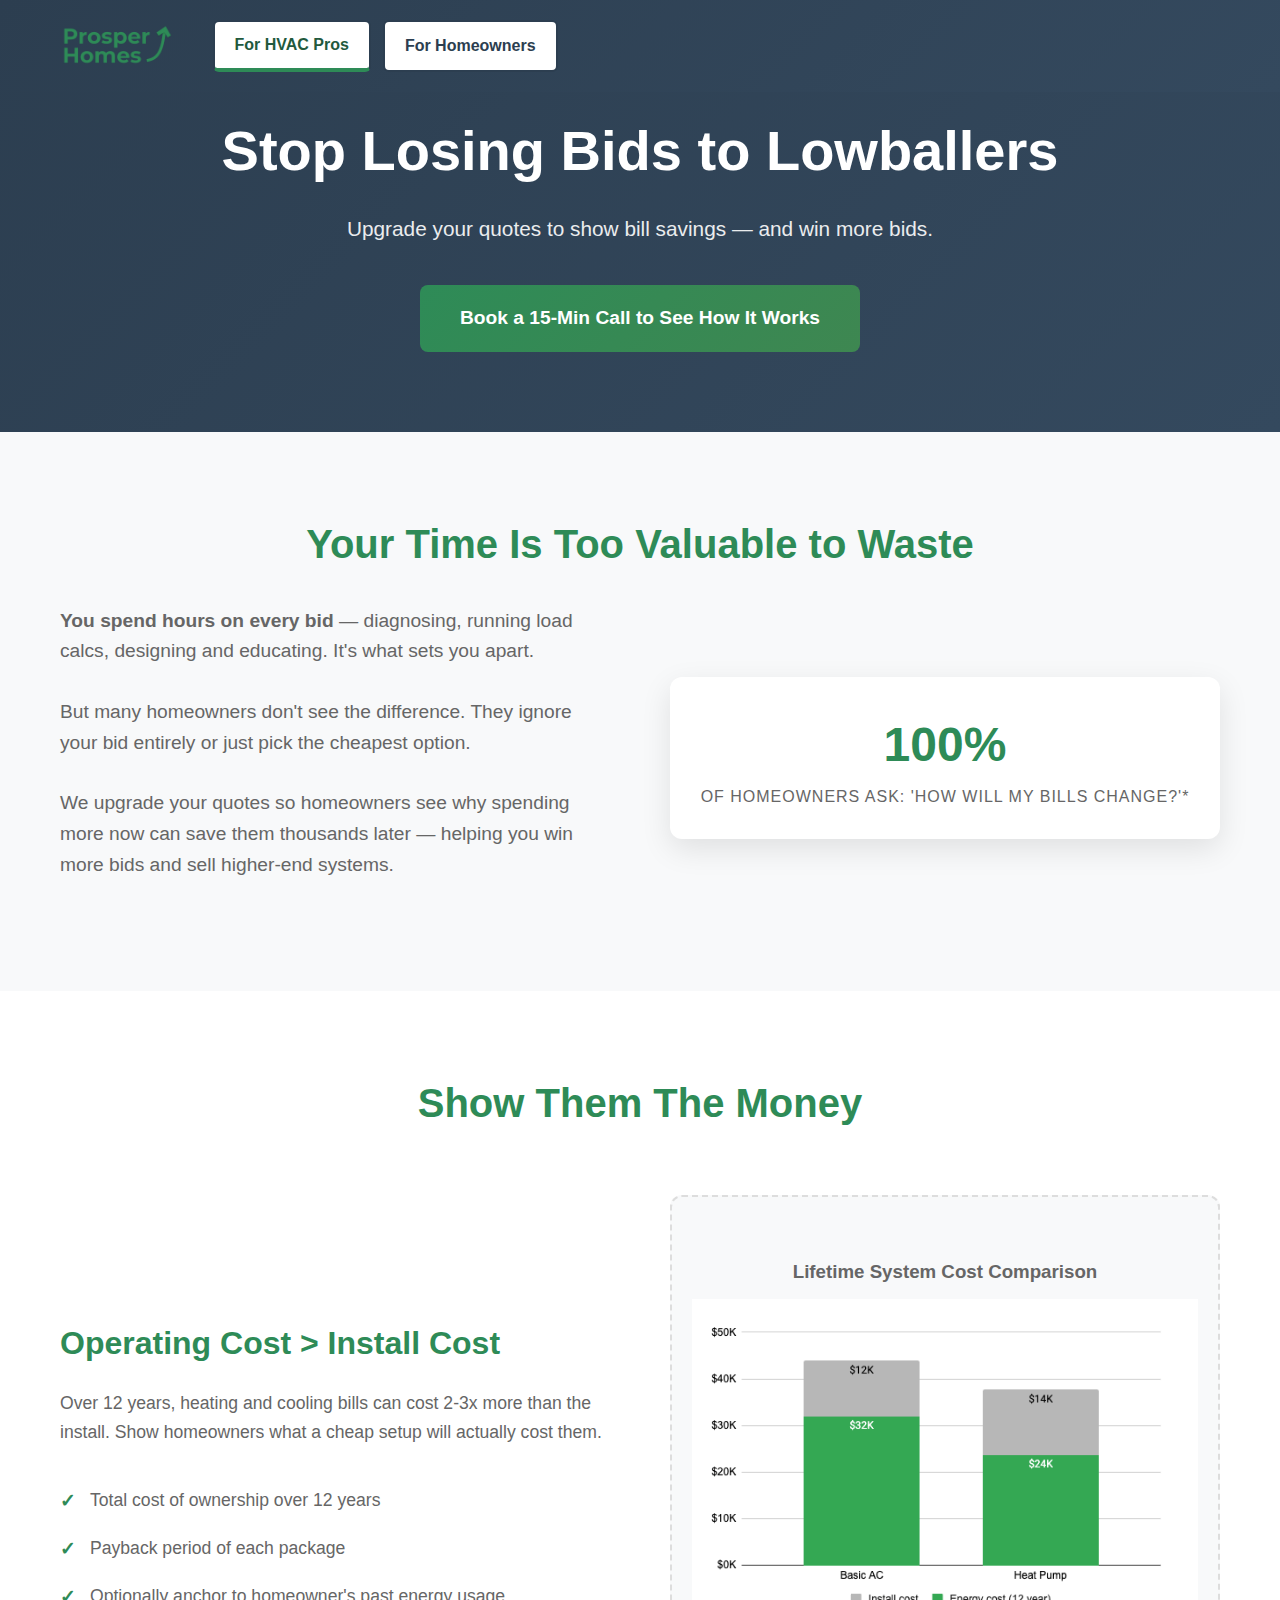
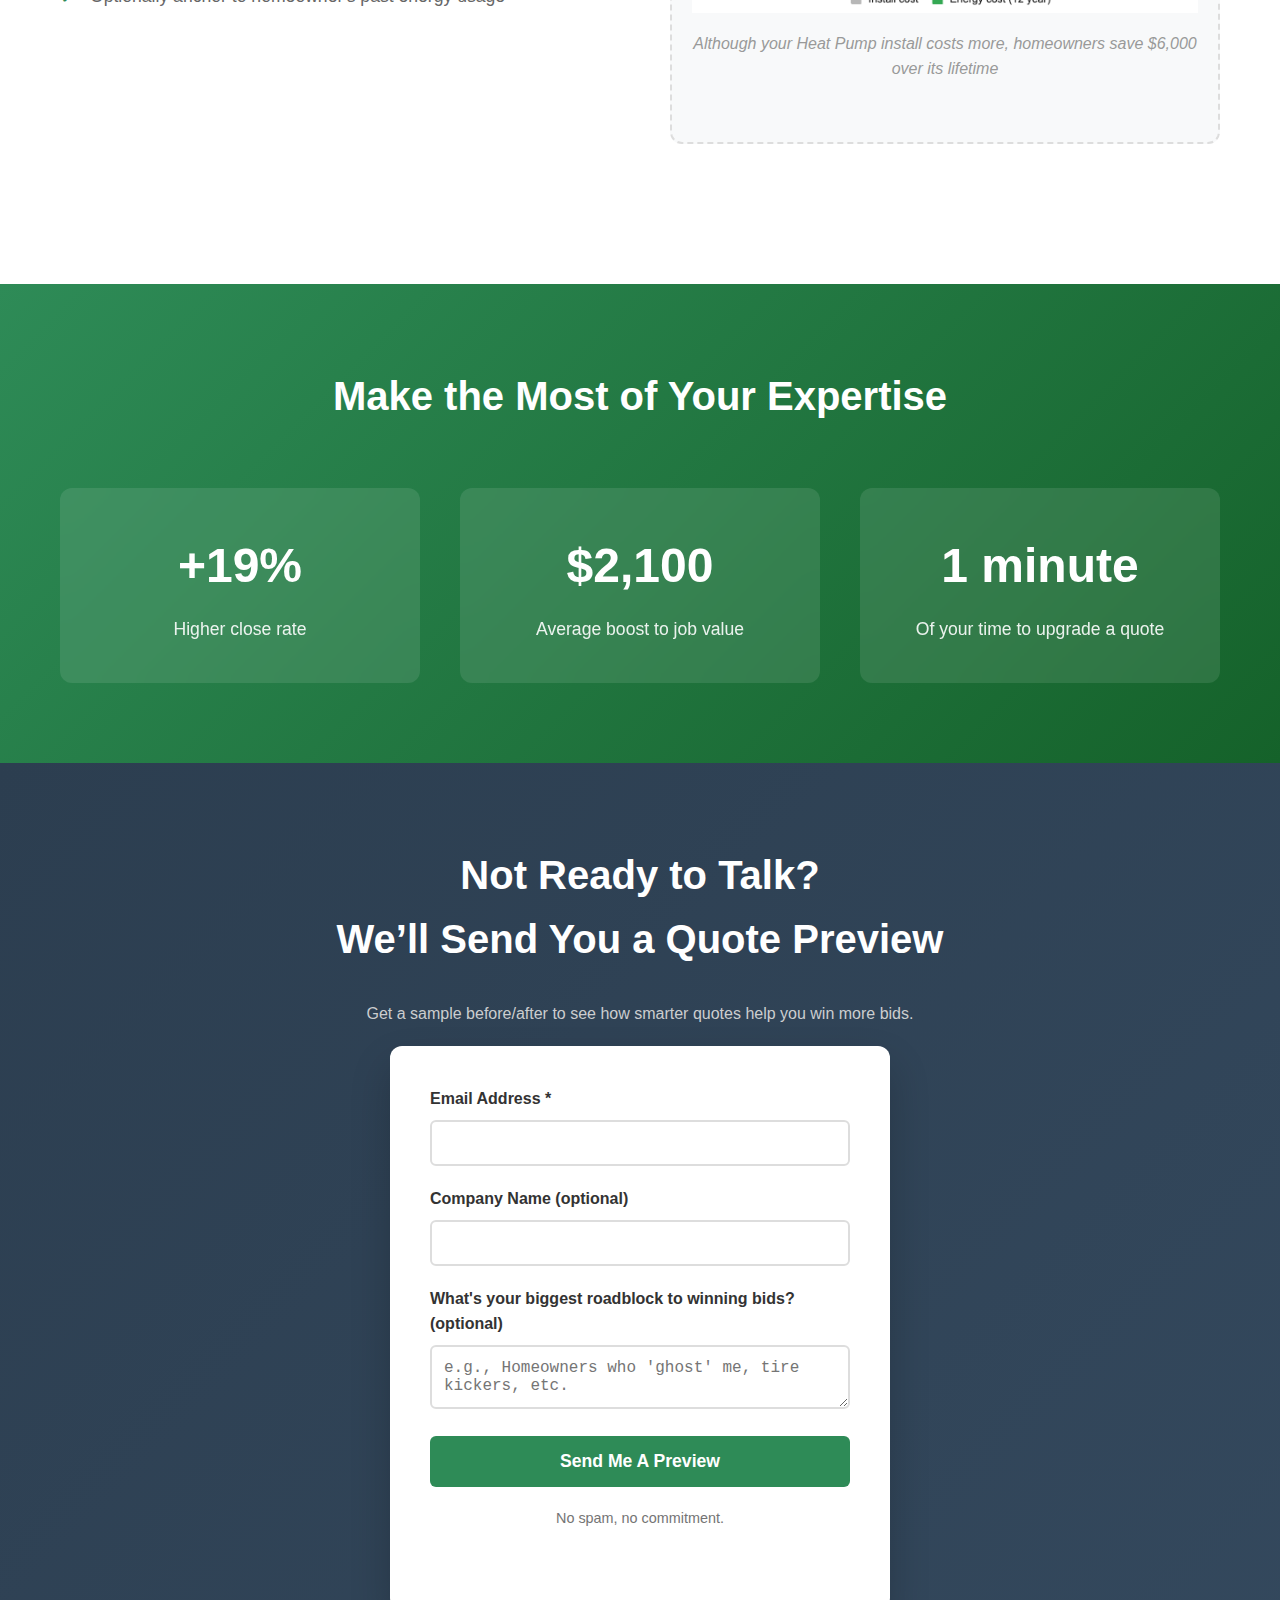
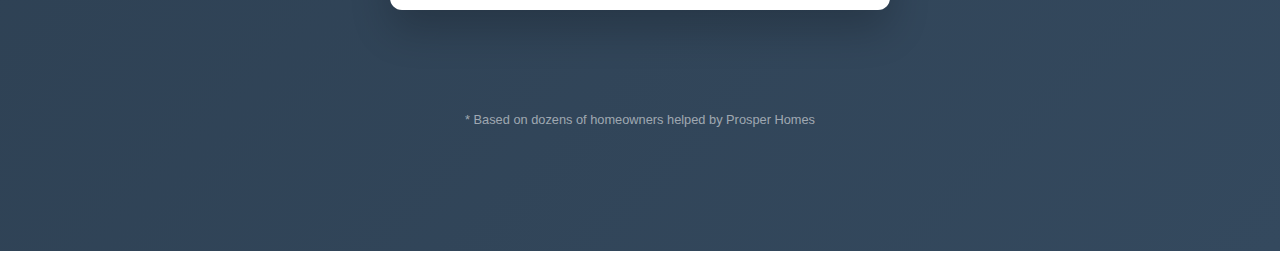
<file: index.html>
<!DOCTYPE html>
<html lang="en">
<head>
    <meta charset="UTF-8">
    <meta name="viewport" content="width=device-width, initial-scale=1.0">
    <title>Prosper Homes - Stop Losing HVAC Bids</title>
    <link rel="icon" href="assets/favicon-32x32.png" type="image/png" />
    <link rel="stylesheet" href="styles.css" />
</head>
<body>
    <!-- Logo Header with Tabs -->
    <header class="header" style="background: linear-gradient(135deg, #2c3e50 0%, #34495e 100%);">
        <div class="container" style="display: flex; align-items: center; justify-content: space-between;">
            <div style="display: flex; align-items: center; gap: 40px;">
                <img src="assets/prosper-homes-logo.png" alt="Prosper Homes" class="logo" style="height: 45px;">
                <nav style="display: flex; gap: 12px;">
                    <a href="index.html" class="cta-primary active">For HVAC Pros</a>
                    <a href="homeowner.html" class="cta-primary">For Homeowners</a>
                </nav>
            </div>
        </div>
    </header>
    <!-- Hero Section -->
    <section class="hero">
        <div class="container">
            <h1>Stop Losing Bids to Lowballers</h1>
            <p class="tagline">Upgrade your quotes to show bill savings — and win more bids.</p>
            <a href="https://cal.com/dylan-prosperhomes/15min" class="cta-primary">Book a 15-Min Call to See How It Works</a>
        </div>
    </section>
    
    <!-- Problem Section -->
    <section class="problem">
        <div class="container">
            <h2>Your Time Is Too Valuable to Waste</h2>
            <div class="problem-grid">
                <div>
                    <p><strong>You spend hours on every bid</strong> — diagnosing, running load calcs, designing and educating. It's what sets you apart.</p>
                    <p>But many homeowners don't see the difference. They ignore your bid entirely or just pick the cheapest option.</p>
                    <p>We upgrade your quotes so homeowners see why spending more now can save them thousands later — helping you win more bids and sell higher-end systems.</p>
                </div>
                <div class="stat-highlight">
                    <span class="stat-number">100%</span>
                    <div class="stat-label">of homeowners ask: 'How will my bills change?'*</div>
                </div>
            </div>
        </div>
    </section>
    
    
    <!-- Solution Section -->
    <section class="solution">
        <div class="container">
            <h2>Show Them The Money</h2>
            
            <div class="solution-grid">
                <div class="solution-content">
                    <h3>Operating Cost > Install Cost</h3>
                    <p>Over 12 years, heating and cooling bills can cost 2-3x more than the install. Show homeowners what a cheap setup will actually cost them.</p>
                    <ul class="benefits-list">
                        <li>Total cost of ownership over 12 years</li>
                        <li>Payback period of each package</li>
                        <li>Optionally anchor to homeowner's past energy usage</li>
                    </ul>
                </div>
                <div class="chart-placeholder">
                    <h3 style="margin-bottom: 12px;">Lifetime System Cost Comparison</h3>
                    <img src="assets/2025_06_25_stacked_bar.png" alt="Lifetime System Cost Comparison Chart" style="max-width: 100%; height: auto;" />
                    <p style="margin-top: 10px; font-style: italic; color: #999;">
                        Although your Heat Pump install costs more, homeowners save $6,000 over its lifetime
                    </p>
                </div>
            </div>
        </div>
    </section>
    
    <!-- Results Section -->
    <section class="results">
        <div class="container">
            <h2>Make the Most of Your Expertise</h2>
            <div class="results-grid">
                <div class="result-card">
                    <span class="result-number">+19%</span>
                    <div class="result-label">Higher close rate</div>
                </div>
                <div class="result-card">
                    <span class="result-number">$2,100</span>
                    <div class="result-label">Average boost to job value</div>
                </div>
                <div class="result-card">
                    <span class="result-number">1 minute</span>
                    <div class="result-label">Of your time to upgrade a quote</div>
                </div>
            </div>
        </div>
    </section>
    
    <!-- CTA Section -->
    <section class="cta-section" id="contact">
        <div class="container">
            <h2>Not Ready to Talk?<br>We’ll Send You a Quote Preview</h2>
            <p style="text-align: center; font-size: 1rem; color: #ddd; margin-bottom: 20px;">
                Get a sample before/after to see how smarter quotes help you win more bids.
            </p>            
            <form class="contact-form" id="contactForm" name="contact" method="POST" data-netlify="true">
                <input type="hidden" name="form-name" value="contact" />
                <!--<h3>Get Your Free Quote Upgrade</h3> -->
                
                <div class="form-group">
                    <label for="email">Email Address *</label>
                    <input type="email" id="email" name="email" required>
                </div>
            
                <div class="form-group">
                    <label for="name">Company Name (optional)</label>
                    <input type="text" id="name" name="name">
                </div>
                
                <div class="form-group">
                    <label for="message">What's your biggest roadblock to winning bids? (optional)</label>
                    <textarea id="message" name="message" rows="2" placeholder="e.g., Homeowners who 'ghost' me, tire kickers, etc."></textarea>
                </div>
                
                <button type="submit" class="cta-secondary">Send Me A Preview</button>
                
                <p style="font-size: 0.9rem; color: #666; margin-top: 20px; text-align: center;">
                    No spam, no commitment.
                </p>
            </form>
            <p style="font-size: 0.8rem; color: rgba(255,255,255,0.6); margin-top: 100px; text-align: center;">
                * Based on dozens of homeowners helped by Prosper Homes
            </p>
        </div>
    </section>
    <script>
        // Smooth scrolling for anchor links
        document.querySelectorAll('a[href^="#"]').forEach(anchor => {
            anchor.addEventListener('click', function (e) {
                e.preventDefault();
                document.querySelector(this.getAttribute('href')).scrollIntoView({
                    behavior: 'smooth'
                });
            });
        });
        
    </script>
</body>
</html>
</file>
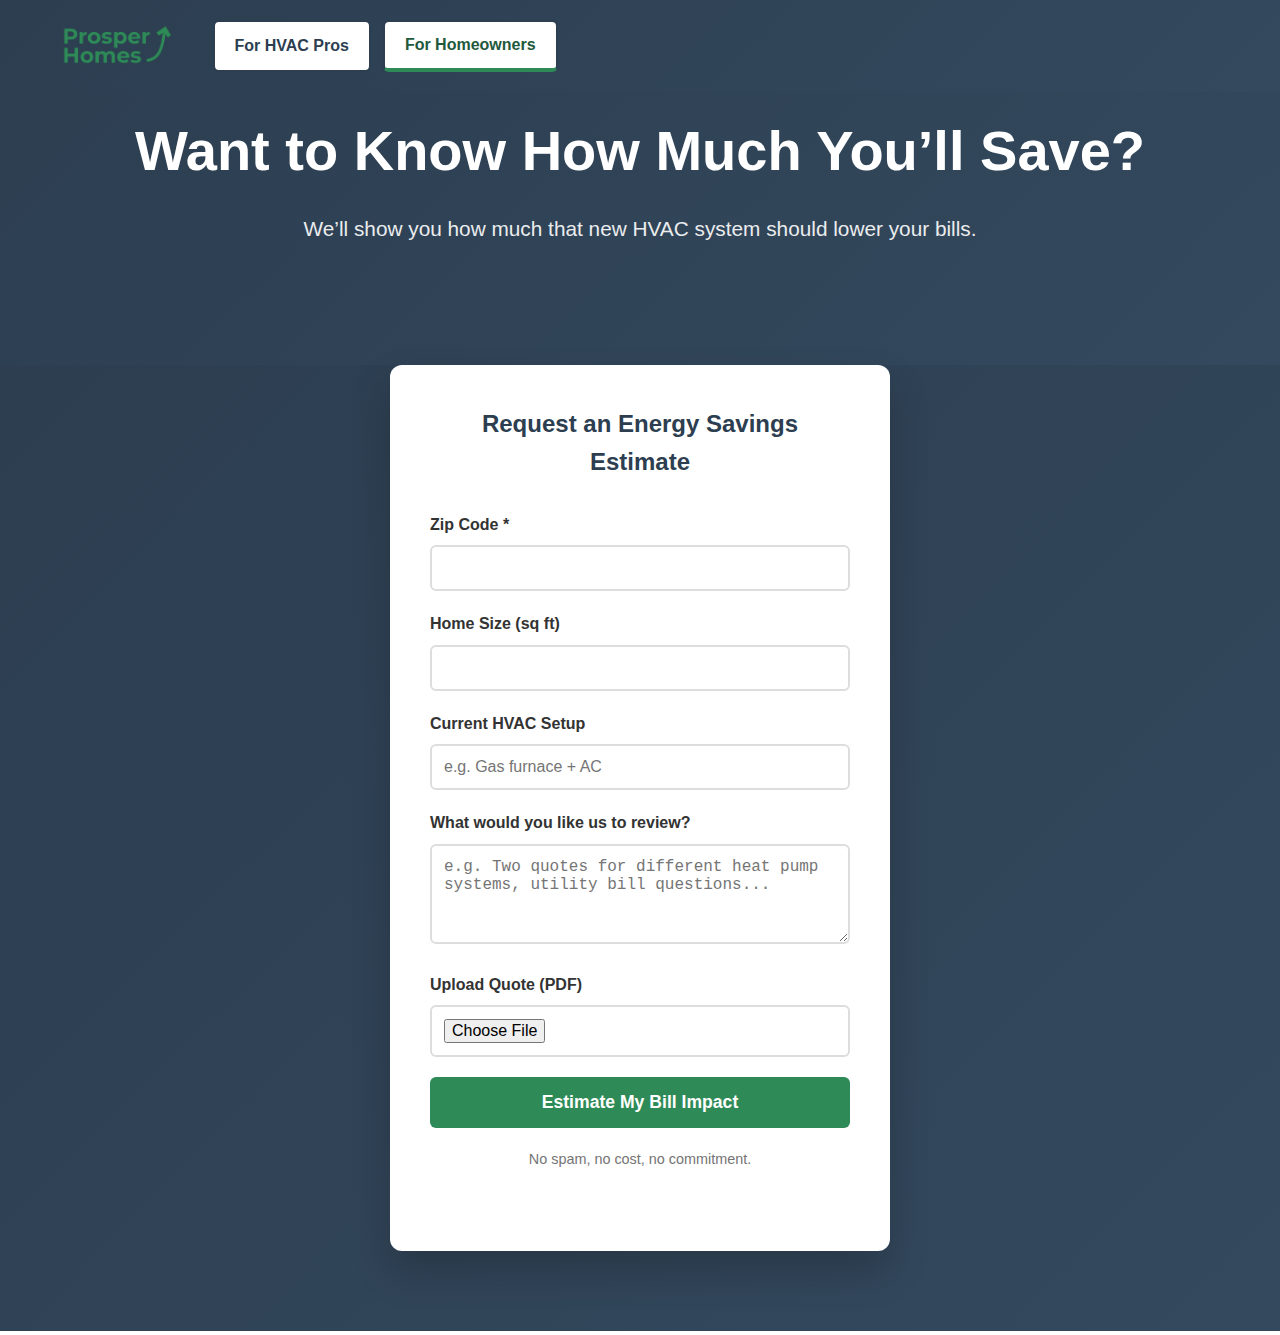
<file: homeowner.html>
<!DOCTYPE html>
<html lang="en">
<head>
  <meta charset="UTF-8" />
  <meta name="viewport" content="width=device-width, initial-scale=1" />
  <title>Prosper Homes – For Homeowners</title>
  <link rel="icon" href="assets/favicon-32x32.png" type="image/png" />
  <link rel="stylesheet" href="styles.css" />
</head>
<body>
  <!-- Header with Tabs -->
  <header class="header" style="background: linear-gradient(135deg, #2c3e50 0%, #34495e 100%);">
    <div class="container" style="display: flex; align-items: center; justify-content: space-between;">
      <div style="display: flex; align-items: center; gap: 40px;">
        <img src="assets/prosper-homes-logo.png" alt="Prosper Homes" class="logo" style="height: 45px;" />
        <nav style="display: flex; gap: 12px;">
          <a href="index.html" class="cta-primary">For HVAC Pros</a>
          <a href="homeowner.html" class="cta-primary active">For Homeowners</a>
        </nav>
      </div>
    </div>
  </header>

  <!-- Hero Section -->
  <section class="hero">
    <div class="container" style="padding-bottom: 0; margin-bottom: 0;">
      <h1>Want to Know How Much You’ll Save?</h1>
      <p class="tagline">We’ll show you how much that new HVAC system should lower your bills.</p>
    </div>
  </section>

  <!-- Contact Form -->
  <section class="cta-section" id="contact" style="background: linear-gradient(135deg, #2c3e50 0%, #34495e 100%); margin-top: 0; padding-top: 0;">
    <div class="container">
      <form class="contact-form" name="homeowner-contact" method="POST" data-netlify="true" data-netlify-honeypot="bot-field" enctype="multipart/form-data" action="/thank-you.html">
        <input type="hidden" name="form-name" value="homeowner-contact" />
        <p hidden>
          <label>Don’t fill this out: <input name="bot-field" /></label>
        </p>

        <h3>Request an Energy Savings Estimate</h3>

        <div class="form-group">
          <label for="zip">Zip Code *</label>
          <input type="text" id="zip" name="zip" pattern="\d{5}" required />
        </div>

        <div class="form-group">
          <label for="homeSize">Home Size (sq ft)</label>
          <input type="number" id="homeSize" name="homeSize" min="1" step="1" />
        </div>

        <div class="form-group">
          <label for="currentSystem">Current HVAC Setup</label>
          <input type="text" id="currentSystem" name="currentSystem" placeholder="e.g. Gas furnace + AC" />
        </div>

        <div class="form-group">
          <label for="message">What would you like us to review?</label>
          <textarea id="message" name="message" rows="4" placeholder="e.g. Two quotes for different heat pump systems, utility bill questions..."></textarea>
        </div>

        <div class="form-group">
          <label for="file">Upload Quote (PDF)</label>
          <input type="file" id="file" name="file" accept=".pdf" />
        </div>

        <button type="submit" class="cta-secondary">Estimate My Bill Impact</button>

        <p style="font-size: 0.9rem; color: #666; margin-top: 20px; text-align: center;">
          No spam, no cost, no commitment.
        </p>
      </form>
    </div>
  </section>
</body>
</html>
</file>
<file: styles.css>
* {
    margin: 0;
    padding: 0;
    box-sizing: border-box;
}

body {
    font-family: -apple-system, BlinkMacSystemFont, 'Segoe UI', Roboto, sans-serif;
    line-height: 1.6;
    color: #333;
}

.container {
    max-width: 1200px;
    margin: 0 auto;
    padding: 0 20px;
}

/* Header */
.header {
    position: absolute;
    top: 0;
    left: 0;
    right: 0;
    padding: 20px 0;
    z-index: 1000;
}

.header .container {
    display: flex;
    align-items: center;
}

.logo {
    height: 45px;
    width: auto;
}

/* Hero Section */
.hero {
    background: linear-gradient(135deg, #2c3e50 0%, #34495e 100%);
    color: white;
    padding: 120px 0 80px;
    text-align: center;
}

.hero h1 {
    font-size: 3.5rem;
    font-weight: 900;
    margin-bottom: 30px;
    line-height: 1.1;
}

.hero .tagline {
    font-size: 1.3rem;
    opacity: 0.9;
    max-width: 700px;
    margin: 0 auto 40px;
}

.cta-primary {
    background: linear-gradient(135deg, #2E8B57, #3e8751);
    color: white;
    padding: 18px 40px;
    font-size: 1.2rem;
    font-weight: bold;
    border: none;
    border-radius: 8px;
    cursor: pointer;
    transition: transform 0.2s;
    text-decoration: none;
    display: inline-block;
}

/* Hover effect for all .cta-primary */
.cta-primary:hover {
    transform: translateY(-2px);
}

/* Problem Section */
.problem {
    padding: 80px 0;
    background: #f8f9fa;
}

.problem-grid {
    display: grid;
    grid-template-columns: 1fr 1fr;
    gap: 60px;
    align-items: center;
}

.problem h2 {
    font-size: 2.5rem;
    font-weight: 800;
    margin-bottom: 30px;
    color: #2E8B57;
    text-align: center;
}

.problem p {
    font-size: 1.2rem;
    color: #666;
    margin-bottom: 30px;
}

.stat-highlight {
    background: white;
    padding: 30px;
    border-radius: 12px;
    box-shadow: 0 10px 30px rgba(0,0,0,0.1);
    text-align: center;
}

.stat-number {
    font-size: 3rem;
    font-weight: 900;
    color: #2E8B57;
    display: block;
}

.stat-label {
    font-size: 1rem;
    color: #666;
    text-transform: uppercase;
    letter-spacing: 1px;
}

/* Solution Section */
.solution {
    padding: 80px 0;
    background: white;
}

.solution h2 {
    font-size: 2.5rem;
    font-weight: 800;
    text-align: center;
    margin-bottom: 60px;
    color: #2E8B57;
}

.solution-grid {
    display: grid;
    grid-template-columns: 1fr 1fr;
    gap: 60px;
    align-items: center;
    margin-bottom: 60px;
}

.solution-content h3 {
    font-size: 2rem;
    font-weight: 700;
    margin-bottom: 20px;
    color: #2E8B57;
}

.solution-content p {
    font-size: 1.1rem;
    color: #666;
    margin-bottom: 30px;
}

.benefits-list {
    list-style: none;
    padding: 0;
}

.benefits-list li {
    padding: 10px 0;
    font-size: 1.1rem;
    color: #666;
    position: relative;
    padding-left: 30px;
}

.benefits-list li:before {
    content: "✓";
    position: absolute;
    left: 0;
    color: #2E8B57;
    font-weight: bold;
    font-size: 1.2rem;
}

.chart-placeholder {
    background: #f8f9fa;
    border: 2px dashed #ddd;
    border-radius: 12px;
    padding: 60px 20px;
    text-align: center;
    color: #666;
}

.chart-placeholder h4 {
    font-size: 1.5rem;
    margin-bottom: 20px;
    color: #2c3e50;
}

/* Results Section */
.results {
    padding: 80px 0;
    background: linear-gradient(135deg, #2E8B57, #15622a);
    color: white;
    text-align: center;
}

.results h2 {
    font-size: 2.5rem;
    font-weight: 800;
    margin-bottom: 60px;
}

.results-grid {
    display: grid;
    grid-template-columns: repeat(3, 1fr);
    gap: 40px;
}

.result-card {
    background: rgba(255,255,255,0.1);
    padding: 40px 20px;
    border-radius: 12px;
    backdrop-filter: blur(10px);
}

.result-number {
    font-size: 3rem;
    font-weight: 900;
    display: block;
    margin-bottom: 10px;
}

.result-label {
    font-size: 1.1rem;
    opacity: 0.9;
}

/* CTA Section */

.cta-section {
    padding: 80px 0;
    background: linear-gradient(135deg, #2c3e50 0%, #34495e 100%);
    color: white;
    text-align: center;
}

.cta-section h2 {
    font-size: 2.5rem;
    font-weight: 800;
    margin-bottom: 30px;
}

.cta-section p {
    font-size: 1.2rem;
    margin-bottom: 40px;
    opacity: 0.9;
    max-width: 600px;
    margin-left: auto;
    margin-right: auto;
}

.contact-form {
    max-width: 500px;
    margin: 0 auto;
    background: white;
    padding: 40px;
    border-radius: 12px;
    box-shadow: 0 20px 40px rgba(0,0,0,0.2);
}

.contact-form h3 {
    color: #2c3e50;
    margin-bottom: 30px;
    font-size: 1.5rem;
}

.form-group {
    margin-bottom: 20px;
    text-align: left;
}

.form-group label {
    display: block;
    margin-bottom: 8px;
    font-weight: 600;
    color: #333;
}

.form-group input,
.form-group textarea {
    width: 100%;
    padding: 12px;
    border: 2px solid #ddd;
    border-radius: 6px;
    font-size: 16px;
    transition: border-color 0.3s;
}

.form-group input:focus,
.form-group textarea:focus {
    outline: none;
    border-color: #4a9b5e;
}

.cta-secondary {
    background: #2E8B57;
    color: white;
    padding: 15px 30px;
    font-size: 1.1rem;
    font-weight: bold;
    border: none;
    border-radius: 6px;
    cursor: pointer;
    width: 100%;
    transition: background 0.3s;
}

.cta-secondary:hover {
    background: #2fa260;
}

/* Responsive */
@media (max-width: 768px) {
    .hero h1 {
        font-size: 2.5rem;
    }
    
    .hero .tagline {
        font-size: 1.1rem;
    }
    
    .problem-grid,
    .solution-grid {
        grid-template-columns: 1fr;
        gap: 40px;
    }
    
    .results-grid {
        grid-template-columns: 1fr;
        gap: 30px;
    }
    
    .container {
        padding: 0 15px;
    }
    
    .logo {
        height: 35px;
    }
    
    .result-card {
        padding: 30px 20px;
    }
    
    .result-number {
        font-size: 2.5rem;
    }
}

/* Base button styles for nav tabs */
.header nav a.cta-primary {
    padding: 10px 20px;
    font-size: 1rem;
    background: white;
    color: #2c3e50;
    border: 2px solid #2c3e50;
    border-radius: 6px;
    font-weight: 600;
    text-decoration: none;
    transition: background-color 0.3s, color 0.3s, border-color 0.3s;
    cursor: pointer;
    display: inline-flex;
    align-items: center;
    justify-content: center;
}

/* Hover effect for nav tabs */
.header nav a.cta-primary:hover {
    background: #2E8B57;
    color: white;
    border-color: #2E8B57;
}

/* Active tab style */
.header nav a.cta-primary.active {
    background: white;
    color: #22593d; /* darker green-ish */
    font-weight: 700;
    border: 2px solid #2c3e50;
    border-bottom: 4px solid #2E8B57; /* underline */
    cursor: default;
    box-shadow: none;
}
</file>
